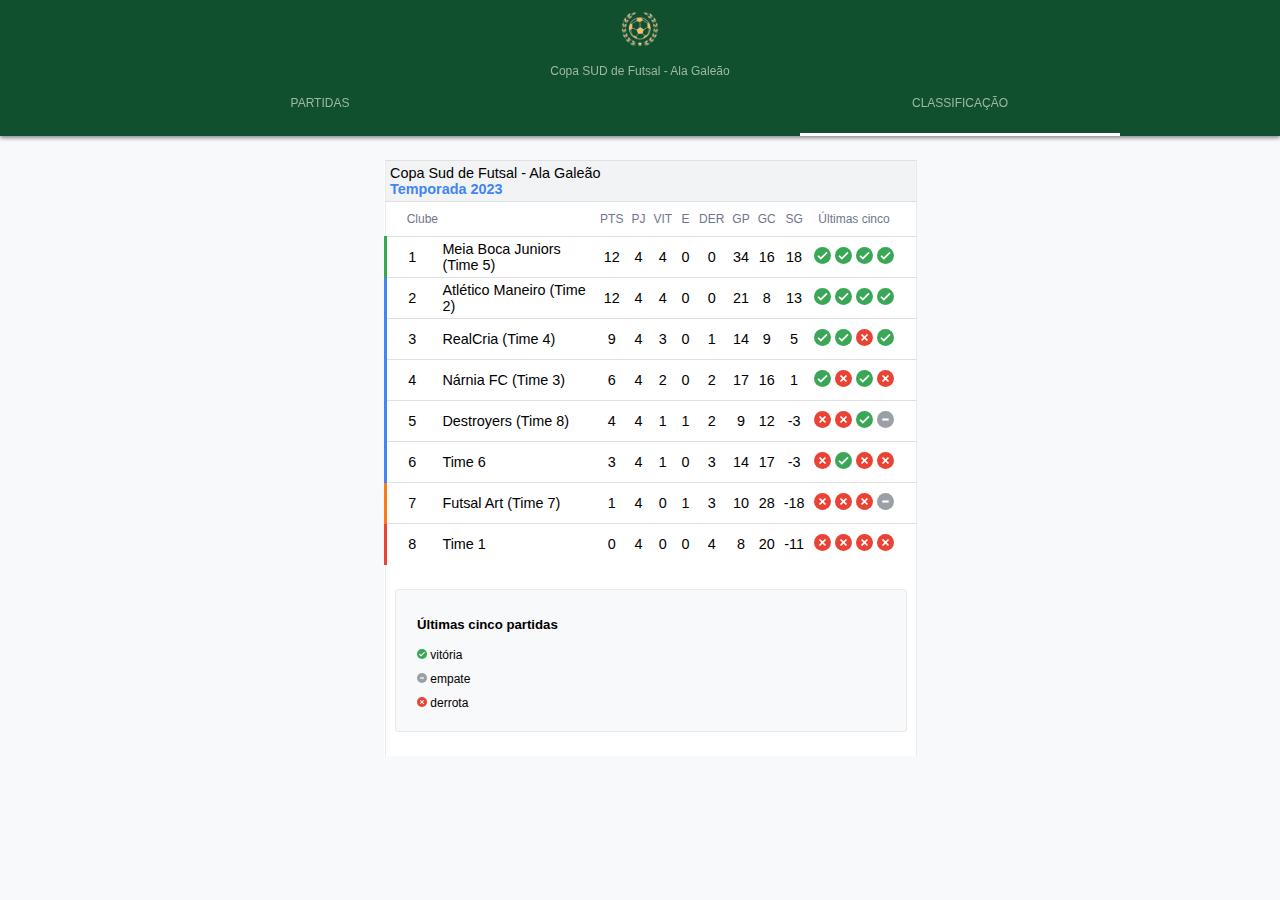
<file: index.html>
<!DOCTYPE html>
<html lang="pt-BR">
<head>
    <meta charset="UTF-8">
    <meta http-equiv="X-UA-Compatible" content="IE=edge">
    <meta name="viewport" content="width=device-width, initial-scale=1.0">
    <link rel="stylesheet" href="style.css" media="screen">
    <link rel="shortcut icon" href="assets/brasil.png" type="image/x-icon">
    <title>Copa SUD de Futsal - Ala Galeão</title>
</head>
<body>
    <table class="header">
        <tr>
            <td colspan="7"><img class="logo" src="/assets/logo.png" alt="logo-copa-futsal-sud"> <br><br>Copa SUD de Futsal - Ala Galeão</td>
        </tr>
        <tr class="header-nav">
            <td><a href="/partidas/index.html">PARTIDAS</a></td>
            <td class="nav-destacado"><a href="#">CLASSIFICAÇÃO</a></td>
            <!-- <td>ESTATÍSTICAS</td> -->
            <!-- <td>JOGADORES</td> -->
        </tr>
    </table>
    
    <table class="tabela-brasileirao">
        <tr>
            <td colspan="14" class="tabela-brasileirao-header">
                Copa Sud de Futsal - Ala Galeão <br> <span class="ano">Temporada 2023</span>
            </td>
        </tr>
        <tr>
            <th></th>
            <th colspan="3" class="titulo-clube">Clube</th>
            <th>PTS</th>
            <th>PJ</th>
            <th>VIT</th>
            <th>E</th>
            <th>DER</th>
            <th>GP</th>
            <th>GC</th>
            <th>SG</th>
            <th>Últimas cinco</th>  
            <th></th>
        </tr>
        <tr>
            <td class="borda-verde"></td>
            <td>1</td>
            <td></td>
            <td class="titulo-clube">Meia Boca Juniors (Time 5)</td>
            <td>12</td>
            <td>4</td>
            <td>4</td>
            <td>0</td>
            <td>0</td>
            <td>34</td>
            <td>16</td>
            <td>18</td>
            <td class="titulo-ultimas-cinco">
                <img src="assets/vitoria.svg" alt="vitória">
                <img src="assets/vitoria.svg" alt="vitória">
                <img src="assets/vitoria.svg" alt="vitória">
                <img src="assets/vitoria.svg" alt="vitória">
            </td>  
            <td class="tabela-colunas-bordas"></td>
        </tr>
        <tr>
            <td class="borda-azul"></td>
            <td>2</td>
            <td></td>
            <td class="titulo-clube">Atlético Maneiro (Time 2)</td>
            <td>12</td>
            <td>4</td>
            <td>4</td>
            <td>0</td>
            <td>0</td>
            <td>21</td>
            <td>8</td>
            <td>13</td>
            <td class="titulo-ultimas-cinco">
                <img src="assets/vitoria.svg" alt="vitória">
                <img src="assets/vitoria.svg" alt="vitória">
                <img src="assets/vitoria.svg" alt="vitória">
                <img src="assets/vitoria.svg" alt="vitória">
            </td>  
            <td class="tabela-colunas-bordas"></td>
        </tr>
        <tr>
            <td class="borda-azul"></td>
            <td>3</td>
            <td></td>
            <td class="titulo-clube">RealCria (Time 4)</td>
            <td>9</td>
            <td>4</td>
            <td>3</td>
            <td>0</td>
            <td>1</td>
            <td>14</td>
            <td>9</td>
            <td>5</td>
            <td class="titulo-ultimas-cinco"> 
                <img src="assets/vitoria.svg" alt="vitória">
                <img src="assets/vitoria.svg" alt="vitória">
                <img src="assets/derrota.svg" alt="derrota">
                <img src="assets/vitoria.svg" alt="vitória">
            </td>  
            <td class="tabela-colunas-bordas"></td>
        </tr>
        <tr>
            <td class="borda-azul"></td>
            <td>4</td>
            <td></td>
            <td class="titulo-clube">Nárnia FC (Time 3)</td>
            <td>6</td>
            <td>4</td>
            <td>2</td>
            <td>0</td>
            <td>2</td>
            <td>17</td>
            <td>16</td>
            <td>1</td>
            <td class="titulo-ultimas-cinco">
                <img src="assets/vitoria.svg" alt="vitória"> 
                <img src="assets/derrota.svg" alt="derrota">
                <img src="assets/vitoria.svg" alt="vitória"> 
                <img src="assets/derrota.svg" alt="derrota">
            </td>  
            <td class="tabela-colunas-bordas"></td>
        </tr>
        <tr>
            <td class="borda-azul"></td>
            <td>5</td>
            <td></td>
            <td class="titulo-clube">Destroyers (Time 8)</td>
            <td>4</td>
            <td>4</td>
            <td>1</td>
            <td>1</td>
            <td>2</td>
            <td>9</td>
            <td>12</td>
            <td>-3</td>
            <td class="titulo-ultimas-cinco">
                <img src="assets/derrota.svg" alt="derrota">
                <img src="assets/derrota.svg" alt="derrota">
                <img src="assets/vitoria.svg" alt="vitória"> 
                <img src="assets/empate.svg" alt="empate"> 
            </td>  
            <td class="tabela-colunas-bordas"></td>
        </tr>
        <tr>
            <td class="borda-azul"></td>
            <td>6</td>
            <td></td>
            <td class="titulo-clube">Time 6</td>
            <td>3</td>
            <td>4</td>
            <td>1</td>
            <td>0</td>
            <td>3</td>
            <td>14</td>
            <td>17</td>
            <td>-3</td>
            <td class="titulo-ultimas-cinco">
                <img src="assets/derrota.svg" alt="derrota"> 
                <img src="assets/vitoria.svg" alt="vitória">
                <img src="assets/derrota.svg" alt="derrota"> 
                <img src="assets/derrota.svg" alt="derrota">
            </td>  
            <td class="tabela-colunas-bordas"></td>
        </tr>
        <tr>
            <td class="borda-laranja"></td>
            <td>7</td>
            <td></td>
            <td class="titulo-clube">Futsal Art (Time 7)</td>
            <td>1</td>
            <td>4</td>
            <td>0</td>
            <td>1</td>
            <td>3</td>
            <td>10</td>
            <td>28</td>
            <td>-18</td>
            <td class="titulo-ultimas-cinco">
                <img src="assets/derrota.svg" alt="derrota">
                <img src="assets/derrota.svg" alt="derrota">
                <img src="assets/derrota.svg" alt="derrota">
                <img src="assets/empate.svg" alt="empate">
            </td>  
            <td class="tabela-colunas-bordas"></td>
        </tr>
        <tr>
            <td class="borda-vermelho"></td>
            <td>8</td>
            <td></td>
            <td class="titulo-clube">Time 1</td>
            <td>0</td>
            <td>4</td>
            <td>0</td>
            <td>0</td>
            <td>4</td>
            <td>8</td>
            <td>20</td>
            <td>-11</td>
            <td class="titulo-ultimas-cinco">
                <img src="assets/derrota.svg" alt="derrota">
                <img src="assets/derrota.svg" alt="derrota">
                <img src="assets/derrota.svg" alt="derrota">
                <img src="assets/derrota.svg" alt="derrota">
            </td>  
            <td class="tabela-colunas-bordas"></td>
        </tr>

        <tr class="legenda">
            <td colspan="14">
                <table class="legenda-texto">
                    <tr>
                        <th>Últimas cinco partidas</th>
                    </tr>
                    <tr>
                        <td><img src="assets/vitoria.svg" alt="vitória"> vitória</td>
                    </tr>
                    <tr>
                        <td><img src="assets/empate.svg" alt="empate"> empate</td>
                    </tr>
                    <tr>
                        <td><img src="assets/derrota.svg" alt="derrota"> derrota</td>
                    </tr>
                </table>
            </td>
        </tr>
    </table>
</body>
</html>
</file>
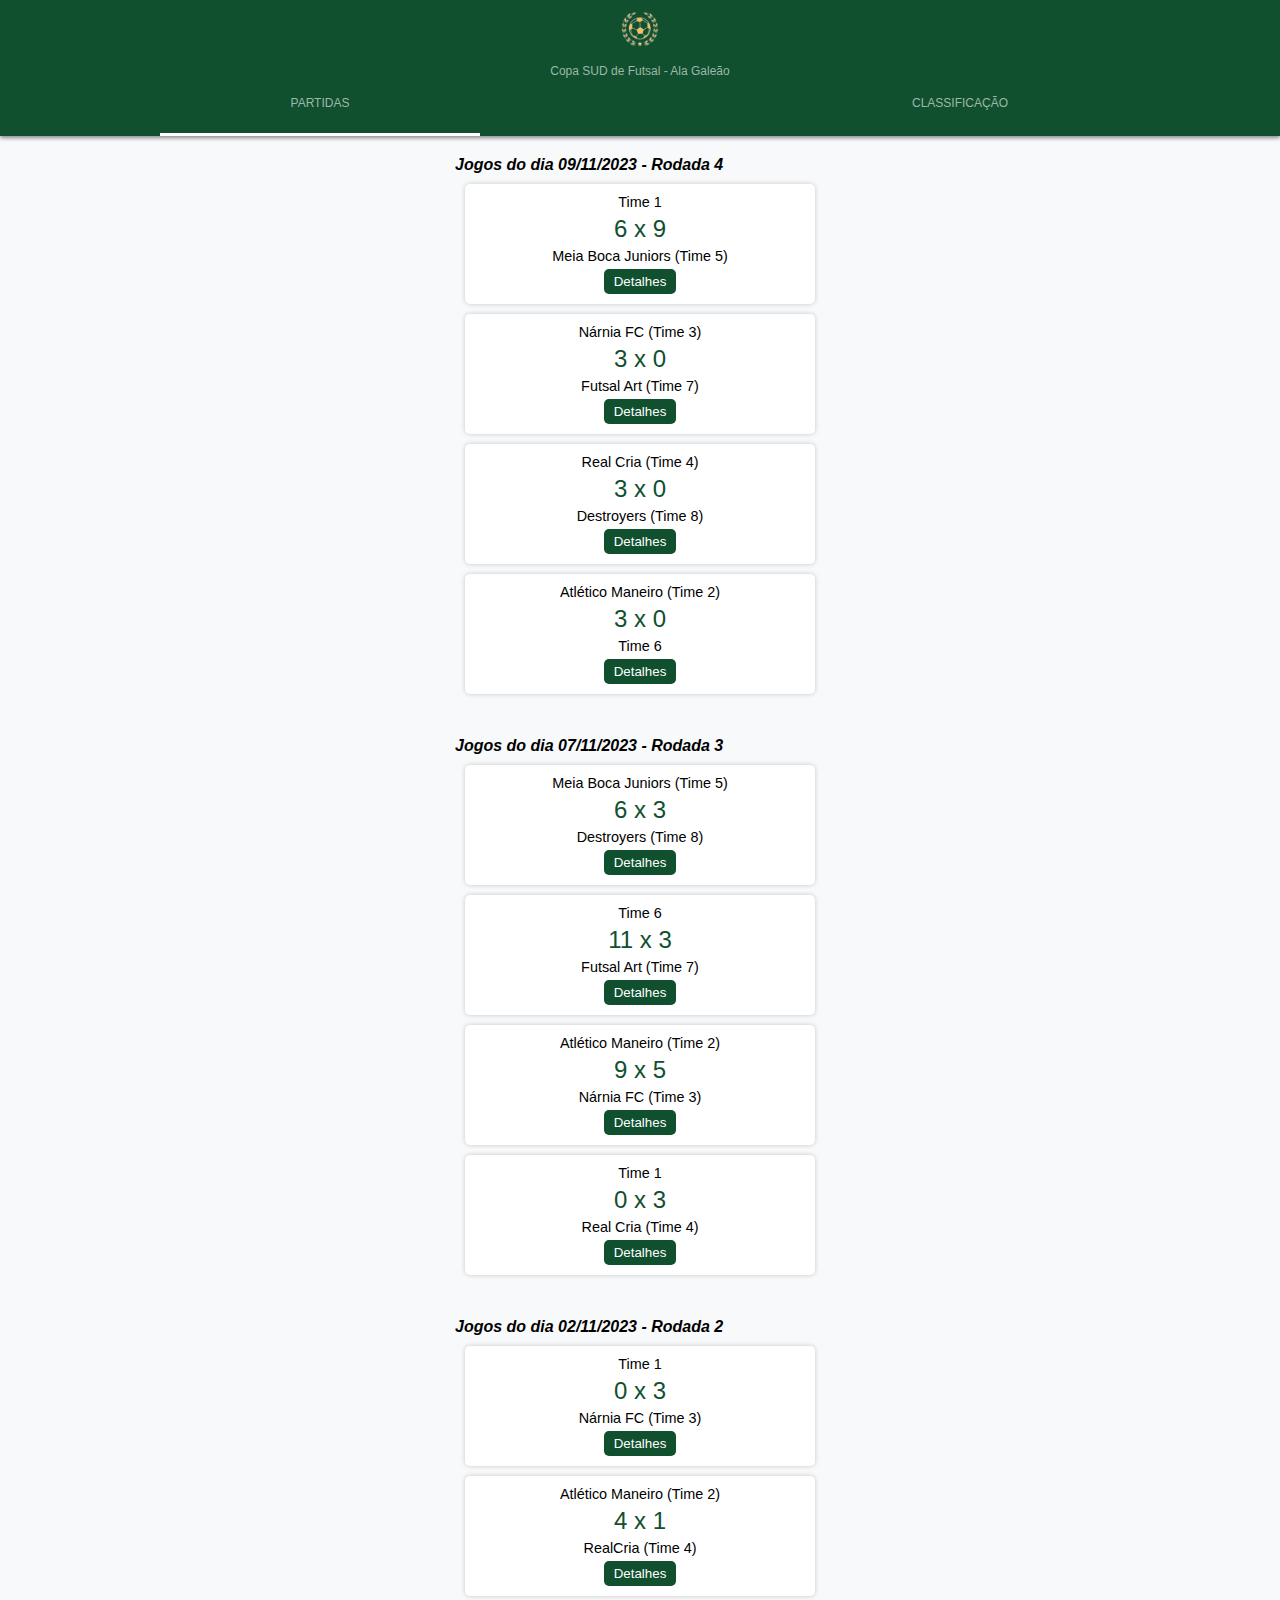
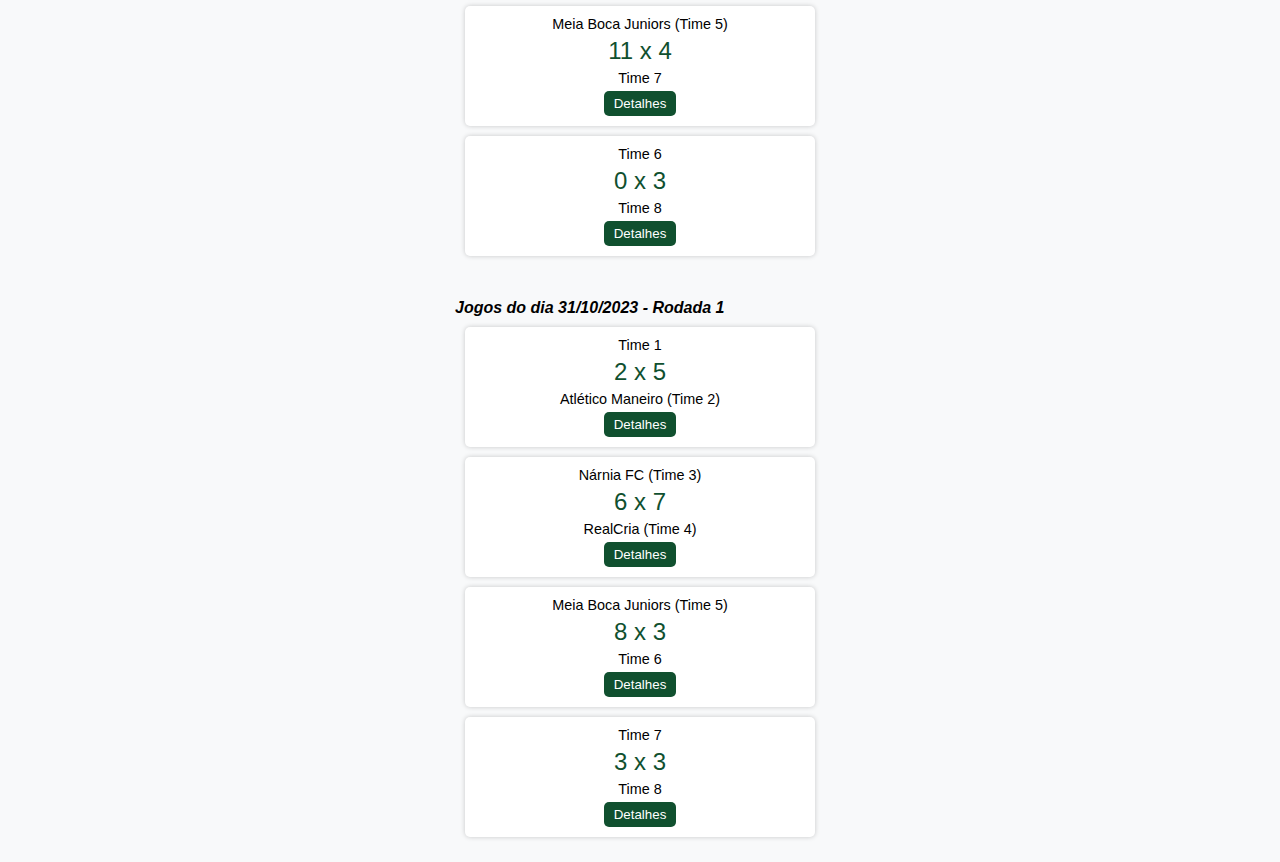
<file: partidas/index.html>
<!DOCTYPE html>
<html lang="pt-BR">
<head>
    <meta charset="UTF-8">
    <meta http-equiv="X-UA-Compatible" content="IE=edge">
    <meta name="viewport" content="width=device-width, initial-scale=1.0">
    <link rel="stylesheet" href="/partidas/style.css" media="screen">
    <link rel="shortcut icon" href="assets/brasil.png" type="image/x-icon">
    <title>Copa SUD de Futsal - Ala Galeão</title>
</head>
<body>
    <table class="header">
        <tr>
            <td colspan="7"><img class="logo" src="/assets/logo.png" alt="logo-copa-futsal-sud"> <br><br>Copa SUD de Futsal - Ala Galeão</td>
        </tr>
        <tr class="header-nav">
            <td class="nav-destacado"><a href="/partidas/index.html">PARTIDAS</a></td>
            <td><a href="/index.html">CLASSIFICAÇÃO</a></td>
            <!-- <td>ESTATÍSTICAS</td> -->
            <!-- <td>JOGADORES</td> -->
        </tr>
    </table>

    <div class="confrontos">
        <div class="grupo-partidas">
            <h4> <i>Jogos do dia 09/11/2023 - Rodada 4 </i></h4>
            <div class="confronto">
                <div class="time">Time 1</div>
                <div class="placar">6 x 9</div>
                <div class="time">Meia Boca Juniors (Time 5)</div>
                <button class="detalhes-btn">Detalhes</button>
                <div class="detalhes">
                    <p><strong><i>Detalhes do jogo:</i></strong></p>
                    <p> <img src="/assets/bola.png">Victor: 3 Gols – Meia Boca Juniors</p>
                    <p> <img src="/assets/bola.png">Pedro: 2 Gols – Meia Boca Juniors</p>
                    <p> <img src="/assets/bola.png">Rafael: 2 Gols – Meia Boca Juniors</p>
                    <p> <img src="/assets/bola.png">Leonardo: 1 Gol – Meia Boca Juniors</p>
                    <p> <img src="/assets/bola.png">Felipe: 1 Gol – Meia Boca Juniors</p>
                    <p> <img src="/assets/bola.png">Yuri: 4 Gol – Time 1</p>
                    <p> <img src="/assets/bola.png">Geraldo: 1 Gol – Time 1</p>
                    <p> <img src="/assets/yellow.png">Alisson: 1 Cartão amarelo - Time 1</p>
                    <p> <img src="/assets/bola.png">Rafael: 1 Gol contra – Meia Boca Juniors</p>
                </div>
            </div>
            <div class="confronto">
                <div class="time">Nárnia FC (Time 3)</div>
                <div class="placar">3 x 0</div>
                <div class="time">Futsal Art (Time 7)</div>
                <button class="detalhes-btn">Detalhes</button>
                <div class="detalhes">
                    <p><strong><i>Detalhes do jogo:</i></strong></p>
                    <p> <img src="/assets/bola.png">WO: Futsal Art (Time 7) não compareceu, Nárnia FC vence por 3x0</p>
                </div>
            </div>
            <div class="confronto">
                <div class="time">Real Cria (Time 4)</div>
                <div class="placar">3 x 0</div>
                <div class="time">Destroyers (Time 8)</div>
                <button class="detalhes-btn">Detalhes</button>
                <div class="detalhes">
                    <p><strong><i>Detalhes do jogo:</i></strong></p>
                    <p> <img src="/assets/bola.png">WO: Destroyers não compareceu, Real Cria vence por 3x0</p>
                </div>
            </div>
            <div class="confronto">
                <div class="time">Atlético Maneiro (Time 2)</div>
                <div class="placar">3 x 0</div>
                <div class="time">Time 6</div>
                <button class="detalhes-btn">Detalhes</button>
                <div class="detalhes">
                    <p><strong><i>Detalhes do jogo:</i></strong></p>
                    <p> <img src="/assets/bola.png">WO: Time 6 não compareceu, Atlético Maneiro vence por 3x0</p>
                </div>
            </div>
        </div>
        <br>
        <div class="grupo-partidas">
            <h4> <i>Jogos do dia 07/11/2023 - Rodada 3 </i></h4>
            <div class="confronto">
                <div class="time">Meia Boca Juniors (Time 5)</div>
                <div class="placar">6 x 3</div>
                <div class="time">Destroyers (Time 8)</div>
                <button class="detalhes-btn">Detalhes</button>
                <div class="detalhes">
                    <p><strong><i>Detalhes do jogo:</i></strong></p>
                    <p> <img src="/assets/bola.png">Victor: 2 Gols - Meia Boca Juniors</p>
                    <p> <img src="/assets/bola.png">Leonardo: 1 Gol - Meia Boca Juniors</p>
                    <p> <img src="/assets/bola.png">Rafael: 1 Gol - Meia Boca Juniors</p>
                    <p> <img src="/assets/bola.png">Pedro: 1 Gol - Meia Boca Juniors</p>
                    <p> <img src="/assets/bola.png">1 Gol contra - Destroyers </p>
                    <p> <img src="/assets/bola.png">Gabriel: 2 Gol - Destroyers</p>
                    <p> <img src="/assets/bola.png">Valdir Junior: 1 Gol - Destroyers</p>
                    <p> <img src="/assets/bola.png">Pedro: 1 Gol - Meia Boca Juniors</p>
                </div>
            </div>
            <div class="confronto">
                <div class="time">Time 6</div>
                <div class="placar">11 x 3</div>
                <div class="time">Futsal Art (Time 7)</div>
                <button class="detalhes-btn">Detalhes</button>
                <div class="detalhes">
                    <p><strong><i>Detalhes do jogo:</i></strong></p>
                    <p> <img src="/assets/bola.png">Erick Souza: 5 Gols – Time 6</p>
                    <p> <img src="/assets/bola.png"> Caio: 4 Gols – Time 6</p>
                    <p> <img src="/assets/bola.png"> Yago: 2 Gols – Time 6</p>
                    <p> <img src="/assets/bola.png">Thiago: 2 Gols – Futsal Art</p>
                    <p> <img src="/assets/bola.png">Caio: 1 Gol – Futsal Art</p>
                </div>
            </div>
            <div class="confronto">
                <div class="time">Atlético Maneiro (Time 2)</div>
                <div class="placar">9 x 5</div>
                <div class="time">Nárnia FC (Time 3)</div>
                <button class="detalhes-btn">Detalhes</button>
                <div class="detalhes">
                    <p><strong><i>Detalhes do jogo:</i></strong></p>
                    <p> <img src="/assets/bola.png">Matheus: 5 Gols – Atlético Maneiro</p>
                    <p> <img src="/assets/bola.png">Patrick: 2 Gol – Atlético Maneiro </p>
                    <p> <img src="/assets/bola.png">Erick Reivan: 1 Gol – Atlético Maneiro </p>
                    <p> <img src="/assets/bola.png">Leozinho: 1 Gol – Atlético Maneiro </p>
                    <p> <img src="/assets/bola.png">Gabriel: 2 Gols – Nárnia FC</p>
                    <p> <img src="/assets/bola.png">Caíque: 2 Gols – Nárnia FC</p>
                    <p> <img src="/assets/bola.png">Hugo: 1 Gols – Nárnia FC</p>
                </div>
            </div>
            <div class="confronto">
                <div class="time">Time 1</div>
                <div class="placar">0 x 3</div>
                <div class="time">Real Cria (Time 4)</div>
                <button class="detalhes-btn">Detalhes</button>
                <div class="detalhes">
                    <p><strong><i>Detalhes do jogo:</i></strong></p>
                    <p> <img src="/assets/bola.png">Davis: 2 Gols – Real Cria</p>
                    <p> <img src="/assets/bola.png">Pedro: 1 Gol – Real Cria </p>
                </div>
            </div>
        </div>
        <br>
        <div class="grupo-partidas">
            <h4> <i>Jogos do dia 02/11/2023 - Rodada 2 </i></h4>
            <div class="confronto">
                <div class="time">Time 1</div>
                <div class="placar">0 x 3</div>
                <div class="time">Nárnia FC (Time 3)</div>
                <button class="detalhes-btn">Detalhes</button>
                <div class="detalhes">
                    <p><strong><i>Detalhes do jogo:</i></strong></p>
                    <p> <img src="/assets/bola.png">WO: Time 1 não compareceu, Nárnia FC vence por 3x0</p>
                </div>
            </div>
            <div class="confronto">
                <div class="time">Atlético Maneiro (Time 2)</div>
                <div class="placar">4 x 1</div>
                <div class="time">RealCria (Time 4)</div>
                <button class="detalhes-btn">Detalhes</button>
                <div class="detalhes">
                    <p><strong><i>Detalhes do jogo:</i></strong></p>
                    <p> <img src="/assets/bola.png">Erick: 3 Gols - Atlético Maneiro</p>
                    <p> <img src="/assets/bola.png">Patrick: 1 Gol - Atlético Maneiro</p>
                    <p> <img src="/assets/bola.png">Davis: 1 Gol - RealCria</p>
                    <p> <img src="/assets/yellow.png">Wellington: 1 Cartão amarelo - RealCria</p>
                    <p> <img src="/assets/yellow.png">Téo: 1 Cartão amarelo - RealCria</p>
                </div>
            </div>
            <div class="confronto">
                <div class="time">Meia Boca Juniors (Time 5)</div>
                <div class="placar">11 x 4</div>
                <div class="time">Time 7</div>
                <button class="detalhes-btn">Detalhes</button>
                <div class="detalhes">
                    <p><strong><i>Detalhes do jogo:</i></strong></p>
                    <p> <img src="/assets/bola.png">Victor: 6 Gols - Meia Boca Juniors</p>
                    <p> <img src="/assets/bola.png">Rafael: 2 Gols - Meia Boca Juniors</p>
                    <p> <img src="/assets/bola.png">Leozinho: 2 Gols - Meia Boca Juniors</p>
                    <p> <img src="/assets/bola.png">Rafael: 1 Gol - Meia Boca Juniors</p>
                    <p> <img src="/assets/bola.png">Fabricio: 2 Gol - Time 7</p>
                    <p> <img src="/assets/bola.png">Junior: 1 Gol - Time 7</p>
                    <p> <img src="/assets/bola.png">Caio: 1 Gol - Time 7</p>
                    <p> <img src="/assets/yellow.png">Junior: 1 Cartão amarelo - Time 7</p>
                    <p> <img src="/assets/yellow.png">Caio: 1 Cartão amarelo - Time 7</p>
                    <p> <img src="/assets/yellow.png">Rafael: 1 Cartão amarelo - Meia Boca Juniors</p>
                </div>
            </div>
            <div class="confronto">
                <div class="time">Time 6</div>
                <div class="placar">0 x 3</div>
                <div class="time">Time 8</div>
                <button class="detalhes-btn">Detalhes</button>
                <div class="detalhes">
                    <p><strong><i>Detalhes do jogo:</i></strong></p>
                    <p> <img src="/assets/bola.png">WO: Time 6 não compareceu, Time 8 vence por 3x0</p>
                </div>
            </div>
        </div>
        <br>
        <div class="grupo-partidas">
            <h4> <i>Jogos do dia 31/10/2023 - Rodada 1 </i></h4>
            <div class="confronto">
                <div class="time">Time 1</div>
                <div class="placar">2 x 5</div>
                <div class="time">Atlético Maneiro (Time 2)</div>
                <button class="detalhes-btn">Detalhes</button>
                <div class="detalhes">
                    <p><strong><i>Detalhes do jogo:</i></strong></p>
                    <p> <img src="/assets/bola.png">Patrick: 3 Gols - Atlético Maneiro</p>
                    <p> <img src="/assets/bola.png">David: 1 Gol - Atlético Maneiro</p>
                    <p> <img src="/assets/bola.png">Mateus: 1 Gol - Time 1</p>
                    <p> <img src="/assets/bola.png">David: 1 Gol - Time 1</p>
                    <p> <img src="/assets/bola.png">David: 1 Gol contra - Time 1</p>
                    <p> <img src="/assets/yellow.png">André: 1 Cartão amarelo - Atlético Maneiro</p>
                    <p> <img src="/assets/yellow.png">Patrick: 1 Cartão amarelo - Atlético Maneiro</p>
                </div>
            </div>
            <div class="confronto">
                <div class="time">Nárnia FC (Time 3)</div>
                <div class="placar">6 x 7</div>
                <div class="time">RealCria (Time 4)</div>
                <button class="detalhes-btn">Detalhes</button>
                <div class="detalhes">
                    <p><strong><i>Detalhes do jogo:</i></strong></p>
                    <p> <img src="/assets/bola.png">Gabriel: 6 Gols - Nárnia FC</p>
                    <p> <img src="/assets/bola.png">Davis: 3 Gols - RealCria</p>
                    <p> <img src="/assets/bola.png">Wellington: 2 Gols - RealCria</p>
                    <p> <img src="/assets/bola.png">Téo: 1 Gol - RealCria</p>
                    <p> <img src="/assets/bola.png">Pedro: 1 Gol - RealCria</p>
                </div>
            </div>
            <div class="confronto">
                <div class="time">Meia Boca Juniors (Time 5)</div>
                <div class="placar">8 x 3</div>
                <div class="time">Time 6</div>
                <button class="detalhes-btn">Detalhes</button>
                <div class="detalhes">
                    <p><strong><i>Detalhes do jogo:</i></strong></p>
                    <p> <img src="/assets/bola.png">Felipe: 2 Gols - Meia Boca Juniors</p>
                    <p> <img src="/assets/bola.png">Sérgio: 2 Gols - Meia Boca Juniors</p>
                    <p> <img src="/assets/bola.png">Rafael: 2 Gols - Meia Boca Juniors</p>
                    <p> <img src="/assets/bola.png">Pedro: 1 Gol - Meia Boca Juniors</p>
                    <p> <img src="/assets/bola.png">Will: 1 Gol - Meia Boca Juniors</p>
                    <p> <img src="/assets/bola.png">Erick: 2 Gols - Time 6</p>
                    <p> <img src="/assets/bola.png">Felipe: 1 Gol - Time 6</p>
                </div>
            </div>
            <div class="confronto">
                <div class="time">Time 7</div>
                <div class="placar">3 x 3</div>
                <div class="time">Time 8</div>
                <button class="detalhes-btn">Detalhes</button>
                <div class="detalhes">
                    <p><strong><i>Detalhes do jogo:</i></strong></p>
                    <p> <img src="/assets/bola.png">Caio: 1 Gols - Time 7</p>
                    <p> <img src="/assets/bola.png">Luan: 1 Gols - Time 7</p>
                    <p> <img src="/assets/bola.png">Fabrício: 1 Gols - Time 7</p>
                    <p> <img src="/assets/bola.png">Miguel: 1 Gol - Time 8</p>
                    <p> <img src="/assets/bola.png">Raphael: 1 Gol - Time 8</p>
                    <p> <img src="/assets/bola.png">Valdir: 1 Gol - Time 8</p>
                </div>
            </div>
        </div>
    </div>

    <script src="/partidas/script.js"></script>
</body>
</html>
</file>
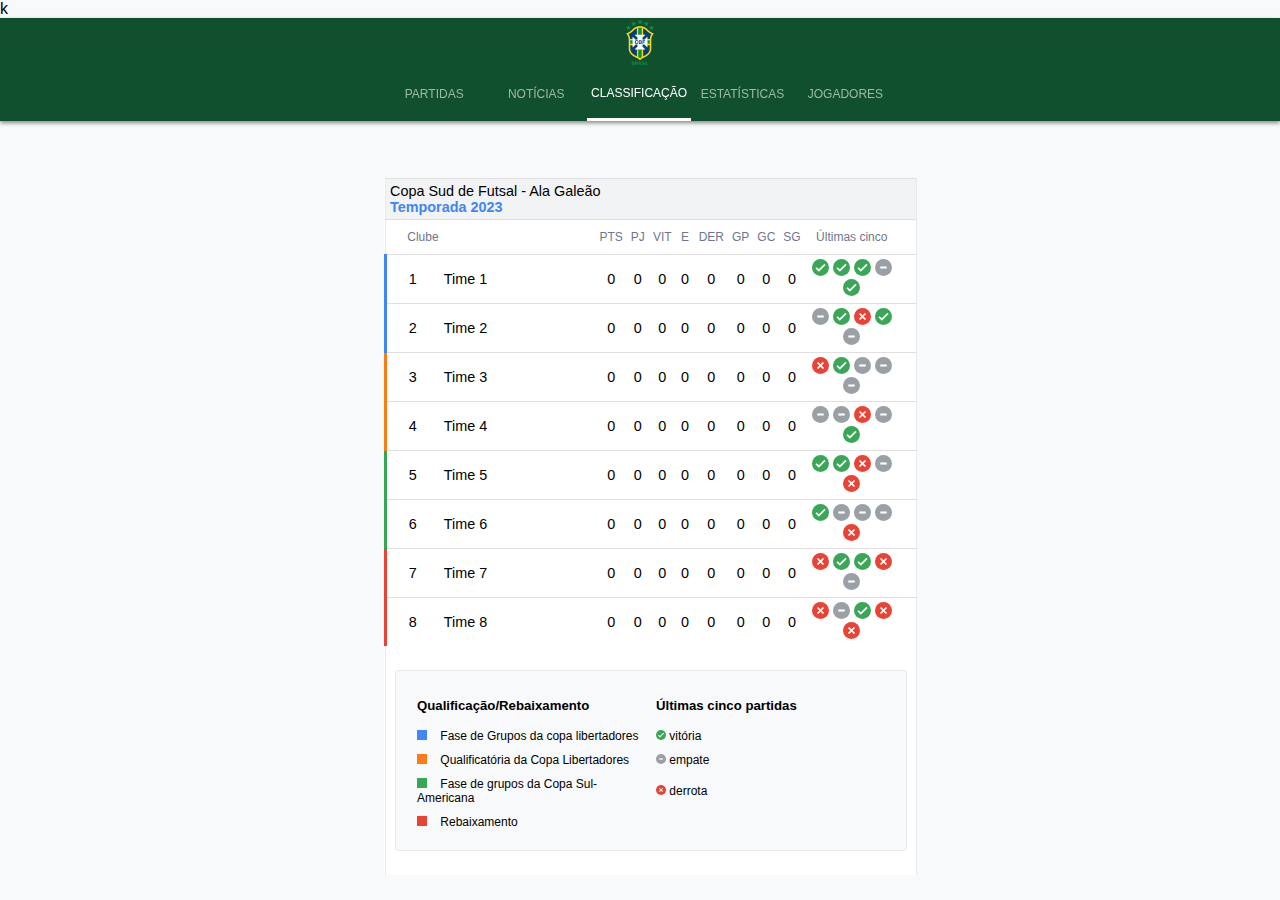
<file: modelo2.html>
<!DOCTYPE html>
<html lang="pt-BR">
<head>
    <meta charset="UTF-8">
    <meta http-equiv="X-UA-Compatible" content="IE=edge">
    <meta name="viewport" content="width=device-width, initial-scale=1.0">
    <link rel="stylesheet" href="style.css" media="screen">
    <link rel="shortcut icon" href="assets/brasil.png" type="image/x-icon">k
    <title>Copa Sud de Futsal - Ala Galeão</title>
</head>
<body>
    <table class="header">
        <tr class="logo">
            <td colspan="7"><img src="assets/brasil.png" alt="logo-brasileirao-2022"></td>
        </tr>
        <tr>
            <td class="nav-conteudo-lateral"></td>
            <td>PARTIDAS</td>
            <td>NOTÍCIAS</td>
            <td class="nav-destacado">CLASSIFICAÇÃO</td>
            <td>ESTATÍSTICAS</td>
            <td>JOGADORES</td>
            <td class="nav-conteudo-lateral"></td>
        </tr>
    </table>
    
    <table class="tabela-brasileirao">
        <tr>
            <td colspan="14" class="tabela-brasileirao-header">
                Copa Sud de Futsal - Ala Galeão <br> <span class="ano">Temporada 2023 </span>
            </td>
        </tr>
        <tr>
            <th></th>
            <th colspan="3" class="titulo-clube">Clube</th>
            <th>PTS</th>
            <th>PJ</th>
            <th>VIT</th>
            <th>E</th>
            <th>DER</th>
            <th>GP</th>
            <th>GC</th>
            <th>SG</th>
            <th>Últimas cinco</th>  
            <th></th>
        </tr>
        <tr>
            <td class="borda-azul"></td>
            <td>1</td>
            <td></td>
            <td class="titulo-clube">Time 1</td>
            <td>0</td>
            <td>0</td>
            <td>0</td>
            <td>0</td>
            <td>0</td>
            <td>0</td>
            <td>0</td>
            <td>0</td>
            <td class="titulo-ultimas-cinco">
                <img src="assets/vitoria.svg" alt="vitória">
                <img src="assets/vitoria.svg" alt="vitória">
                <img src="assets/vitoria.svg" alt="vitória">
                <img src="assets/empate.svg" alt="empate">
                <img src="assets/vitoria.svg" alt="vitória">
            </td>  
            <td class="tabela-colunas-bordas"></td>
        </tr>
        <tr>
            <td class="borda-azul"></td>
            <td>2</td>
            <td></td>
            <td class="titulo-clube">Time 2</td>
            <td>0</td>
            <td>0</td>
            <td>0</td>
            <td>0</td>
            <td>0</td>
            <td>0</td>
            <td>0</td>
            <td>0</td>
            <td class="titulo-ultimas-cinco">
                <img src="assets/empate.svg" alt="empate">
                <img src="assets/vitoria.svg" alt="vitória">
                <img src="assets/derrota.svg" alt="derrota">
                <img src="assets/vitoria.svg" alt="vitória">
                <img src="assets/empate.svg" alt="empate">
            </td>  
            <td class="tabela-colunas-bordas"></td>
        </tr>
        <tr>
            <td class="borda-laranja"></td>
            <td>3</td>
            <td></td>
            <td class="titulo-clube">Time 3</td>
            <td>0</td>
            <td>0</td>
            <td>0</td>
            <td>0</td>
            <td>0</td>
            <td>0</td>
            <td>0</td>
            <td>0</td>
            <td class="titulo-ultimas-cinco"> 
                <img src="assets/derrota.svg" alt="derrota">
                <img src="assets/vitoria.svg" alt="vitória">
                <img src="assets/empate.svg" alt="empate">
                <img src="assets/empate.svg" alt="empate">
                <img src="assets/empate.svg" alt="empate">
            </td>  
            <td class="tabela-colunas-bordas"></td>
        </tr>
        <tr>
            <td class="borda-laranja"></td>
            <td>4</td>
            <td></td>
            <td class="titulo-clube">Time 4</td>
            <td>0</td>
            <td>0</td>
            <td>0</td>
            <td>0</td>
            <td>0</td>
            <td>0</td>
            <td>0</td>
            <td>0</td>
            <td class="titulo-ultimas-cinco"> 
                <img src="assets/empate.svg" alt="empate">
                <img src="assets/empate.svg" alt="empate">
                <img src="assets/derrota.svg" alt="derrota">
                <img src="assets/empate.svg" alt="empate">
                <img src="assets/vitoria.svg" alt="vitória">
            </td>  
            <td class="tabela-colunas-bordas"></td>
        </tr>
        <tr>
            <td class="borda-verde"></td>
            <td>5</td>
            <td></td>
            <td class="titulo-clube">Time 5</td>
            <td>0</td>
            <td>0</td>
            <td>0</td>
            <td>0</td>
            <td>0</td>
            <td>0</td>
            <td>0</td>
            <td>0</td>
            <td class="titulo-ultimas-cinco"> 
                <img src="assets/vitoria.svg" alt="vitória">
                <img src="assets/vitoria.svg" alt="vitória">
                <img src="assets/derrota.svg" alt="derrota">
                <img src="assets/empate.svg" alt="empate">
                <img src="assets/derrota.svg" alt="derrota">
            </td>  
            <td class="tabela-colunas-bordas"></td>
        </tr>
        <tr>
            <td class="borda-verde"></td>
            <td>6</td>
            <td></td>
            <td class="titulo-clube">Time 6</td>
            <td>0</td>
            <td>0</td>
            <td>0</td>
            <td>0</td>
            <td>0</td>
            <td>0</td>
            <td>0</td>
            <td>0</td>
            <td class="titulo-ultimas-cinco"> 
                <img src="assets/vitoria.svg" alt="vitória">
                <img src="assets/empate.svg" alt="empate">
                <img src="assets/empate.svg" alt="empate">
                <img src="assets/empate.svg" alt="empate">
                <img src="assets/derrota.svg" alt="derrota">
            </td>  
            <td class="tabela-colunas-bordas"></td>
        </tr>
        <tr>
            <td class="borda-vermelho"></td>
            <td>7</td>
            <td></td>
            <td class="titulo-clube">Time 7</td>
            <td>0</td>
            <td>0</td>
            <td>0</td>
            <td>0</td>
            <td>0</td>
            <td>0</td>
            <td>0</td>
            <td>0</td>
            <td class="titulo-ultimas-cinco"> 
                <img src="assets/derrota.svg" alt="derrota"> 
                <img src="assets/vitoria.svg" alt="vitória">
                <img src="assets/vitoria.svg" alt="vitória"> 
                <img src="assets/derrota.svg" alt="derrota">
                <img src="assets/empate.svg" alt="empate">
            </td>  
            <td class="tabela-colunas-bordas"></td>
        </tr>
        <tr>
            <td class="borda-vermelho"></td>
            <td>8</td>
            <td></td>
            <td class="titulo-clube">Time 8</td>
            <td>0</td>
            <td>0</td>
            <td>0</td>
            <td>0</td>
            <td>0</td>
            <td>0</td>
            <td>0</td>
            <td>0</td>
            <td class="titulo-ultimas-cinco"> 
                <img src="assets/derrota.svg" alt="derrota">
                <img src="assets/empate.svg" alt="empate">
                <img src="assets/vitoria.svg" alt="vitória">
                <img src="assets/derrota.svg" alt="derrota"> 
                <img src="assets/derrota.svg" alt="derrota">
            </td>  
            <td class="tabela-colunas-bordas"></td>
        </tr>
        <tr class="legenda">
            <td colspan="14">
                <table>
                    <tr>
                        <th>Qualificação/Rebaixamento</th><th>Últimas cinco partidas</th>
                    </tr>
                    <tr>
                        <td><img src="assets/quadradoAzul.png" alt="Libertadores">&nbsp;&nbsp;&nbsp;&nbsp;Fase de Grupos da copa libertadores</td><td><img src="assets/vitoria.svg" alt="vitória"> vitória</td>
                    </tr>
                    <tr>
                        <td><img src="assets/quadradoLaranja.png" alt="Pre-Libertadores">&nbsp;&nbsp;&nbsp;&nbsp;Qualificatória da Copa Libertadores</td><td><img src="assets/empate.svg" alt="empate"> empate</td>
                    </tr>
                    <tr>
                        <td><img src="assets/quadradoVerde.png" alt="Sul-Americana">&nbsp;&nbsp;&nbsp;&nbsp;Fase de grupos da Copa Sul-Americana</td><td><img src="assets/derrota.svg" alt="derrota"> derrota</td>
                    </tr>
                    <tr>
                        <td><img src="assets/quadradoVermelho.png" alt="Rebaixamento">&nbsp;&nbsp;&nbsp;&nbsp;Rebaixamento</td>
                    </tr>
                </table>
            </td>
        </tr>
    </table>
</body>
</html>
</file>
<file: style.css>
@import url('https://fonts.googleapis.com/css2?family=Anek+Malayalam:wght@100;400&display=swap');
* {
    padding: 0;
    margin: 0;
    box-sizing: border-box;
    text-decoration: none;
}

body {
    font-family: 'Anek Malayan', sans-serif;
    background-color: #f8f9fa;
    overflow-x: hidden;
}

table {
    width: 100vw;
    text-align: center;
}

a {
    text-decoration: none;
    color: #9db7a9;
}

a:hover {
    border-bottom: 3px solid #ffffff;
    color: #ffffff;
}

.header {
    background-color: #10502f;
    color: #ffffff;
    box-shadow: 0px 2px 4px #888888;
    border-collapse: collapse;
    font-size: 0.75em;
    position: fixed;
}

.logo {
    width: 3%;
    padding-top: 10px;
}

.header-nav {
    display: flex;
    justify-content: space-around;
    align-items: center;
    margin-top: 8px;
    flex-wrap: wrap; /* Permite a quebra para a próxima linha */
}

.header-nav td {
    flex: 1;
    text-align: center;
    padding: 10px; /* Adicionar espaço interno */
    max-width: 25%;
}

td {
    height: 50px;
    width: 104px;
    color: #9db7a9;
}

.nav-conteudo-lateral {
    width: 400px;
}

.nav-destacado {
    border-bottom: 3px solid #ffffff;
    color: #ffffff;
}

.nav-destacado:hover {
    background-color: #0e482a;
    cursor: pointer;
}

.tabela-brasileirao{
    position: absolute;
    margin-top: 160px;
    z-index: -1;
    border: 1px solid #e9eaeb;
    border-top:none;
    border-bottom:none;
    width: 40vw;
    margin-left: 30%;
    font-size: 0.75em;
    border-collapse: collapse;
    background-color: #ffffff;
}

.tabela-brasileirao-header {
    padding: 15px;
    padding-left: 20px;
    background-color: #f1f3f4;
    text-align: left;
    color: #70758d;
    width: 100%; /* Usar 100% da largura da tabela */
}

.ano {
    font-weight: 600;
    color: #4285f4;
}

.tabela-brasileirao th {
    border-top: 1px solid #e0e0e0;
    font-weight: 100;
    color: #70758d;
    padding: 4px;
    height: 35px;
}

.tabela-brasileirao td {
    border-top: 1px solid #e0e0e0;
    font-weight: 100;
    color: #000000;
    padding: 4px;
    height: 41px;
    font-size: 1.2em;
}

.tabela-brasileirao img {
    width: 25px;
}

.titulo-clube {
    width: 35%;
    text-align: left;
}

.titulo-ultimas-cinco {
    width: 20%;
}

.titulo-ultimas-cinco img {
    width: 17px;
}

.borda-azul {
    border-left: 3px solid #4285f4;
}

.borda-laranja {
    border-left: 3px solid #fa7b17;
}

.borda-verde {
    border-left: 3px solid #34a853;
}

.borda-vermelho {
    border-left: 3px solid #ea4335;
}

.legenda table {
    width: 40vw;
    margin: 5px;
    margin-top: 20px;
    margin-bottom: 20px;
    border: 1px solid #e9eaeb;
    border-radius: 3px;
    padding: 15px;
    text-align: left;
    background-color: #f8f9fa;
}

.legenda th {
    border-top: none;
    font-size: 1.1em;
    color: #000;
    font-weight: 700;
}

.legenda img {
    width: 10px;
}

.legenda td {
    border-top: none;
    font-size: 1em;
    height: 3px;
    width: 50%;
}

@media (max-width: 768px) {
    .header {
        font-size: 0.7em;
    }

    .header-nav td {
        height: 40px;
        max-width: 50%; /* Ajuste a largura máxima para caber em dispositivos menores */
        margin-right: 15px;
    }

    .nav-conteudo-lateral {
        width: 0;
    }

    .nav-destacado {
        font-size: 0.7em;
    }
    
    .tabela-brasileirao {
        font-size: 0.7em;
        position: absolute;
        margin-top: 120px;
        /* margin-top: 140px; */
        z-index: -1;
        border: 1px solid #e9eaeb;
        border-top: none;
        border-bottom: none;
        width: 100%; /* Usar 100% da largura do contêiner pai */
        border-collapse: collapse;
        background-color: #ffffff;
        display: flex; /* Usar flexbox para alinhar e centralizar */
        flex-direction: column; /* Coluna principal */
        align-items: center; /* Alinhar ao centro horizontalmente */
        margin-left: 0;
    }

    .tabela-brasileirao-header {
        width: 100%;
    }

    .logo {
        width: 9%;
        padding-top: 10px;
    }

    .legenda table {
        width: 96%;
        margin-top: 10px;
        border: 1px solid #e9eaeb;
        border-radius: 3px;
        padding: 15px;
        text-align: left;
        background-color: #f8f9fa;
    }
}
</file>
<file: partidas/style.css>
@import url('https://fonts.googleapis.com/css2?family=Anek+Malayalam:wght@100;400&display=swap');
* {
    padding: 0;
    margin: 0;
    box-sizing: border-box;
    text-decoration: none;
}

body {
    font-family: 'Anek Malayan', sans-serif;
    background-color: #f8f9fa;
    overflow-x: hidden;
}

table {
    width: 100vw;
    text-align: center;
}

a {
    text-decoration: none;
    color: #9db7a9;
}

a:hover {
    border-bottom: 3px solid #ffffff;
    color: #ffffff;
}

.header {
    background-color: #10502f;
    color: #ffffff;
    box-shadow: 0px 2px 4px #888888;
    border-collapse: collapse;
    font-size: 0.75em;
}

.logo {
    width: 3%;
    padding-top: 10px;
}

.header-nav {
    display: flex;
    justify-content: space-around;
    align-items: center;
    margin-top: 8px;
    flex-wrap: wrap; /* Permite a quebra para a próxima linha */
}

.header-nav td {
    flex: 1;
    text-align: center;
    padding: 10px; /* Adicionar espaço interno */
    max-width: 25%;
}

td {
    height: 50px;
    width: 104px;
    color: #9db7a9;
}

.nav-conteudo-lateral {
    width: 400px;
}

.nav-destacado {
    border-bottom: 3px solid #ffffff;
    color: #ffffff;
}

.nav-destacado:hover {
    background-color: #0e482a;
    cursor: pointer;
}

.confrontos {
    display: flex;
    flex-direction: column;
    align-items: center;
    margin-top: 20px;
}

.confronto {
    display: flex;
    flex-direction: column; /* Alterado para column */
    align-items: center;
    margin: 10px;
    background-color: #fff;
    padding: 10px;
    border-radius: 5px;
    width: 350px;
    box-shadow: 0 0 5px rgba(0, 0, 0, 0.2);
}

.time {
    text-align: center;
    font-size: 0.9em;
}

.placar {
    text-align: center;
    color: #10502f;
    font-size: 24px;
    margin-top: 5px;
    margin-bottom: 5px;
}

.detalhes-btn {
    background-color: #10502f;
    color: #fff;
    border: none;
    border-radius: 5px;
    padding: 5px 10px;
    cursor: pointer;
    transition: background-color 0.3s;
    margin-top: 5px;
}

.detalhes-btn:hover {
    background-color: #10890f;
}

.detalhes {
    display: none;
    background-color: #f9f9f9;
    border: 1px solid #ccc;
    border-radius: 5px;
    margin-top: 10px;
    padding: 10px;
}

.detalhes img {
    width: 4%;
    margin-right: 3px;
}
.detalhes p {
    margin: 5px 0;
}

.grupo-partidas {
    margin-bottom: 15px;
}
/* Responsivo */
@media (max-width: 768px) {
    .header {
        font-size: 0.7em;
    }

    .header-nav td {
        height: 40px;
        max-width: 50%; /* Ajuste a largura máxima para caber em dispositivos menores */
        margin-right: 15px;
    }

    .nav-conteudo-lateral {
        width: 0;
    }

    .nav-destacado {
        font-size: 0.7em;
    }

    .logo {
        width: 9%;
        padding-top: 10px;
    }
}
</file>
